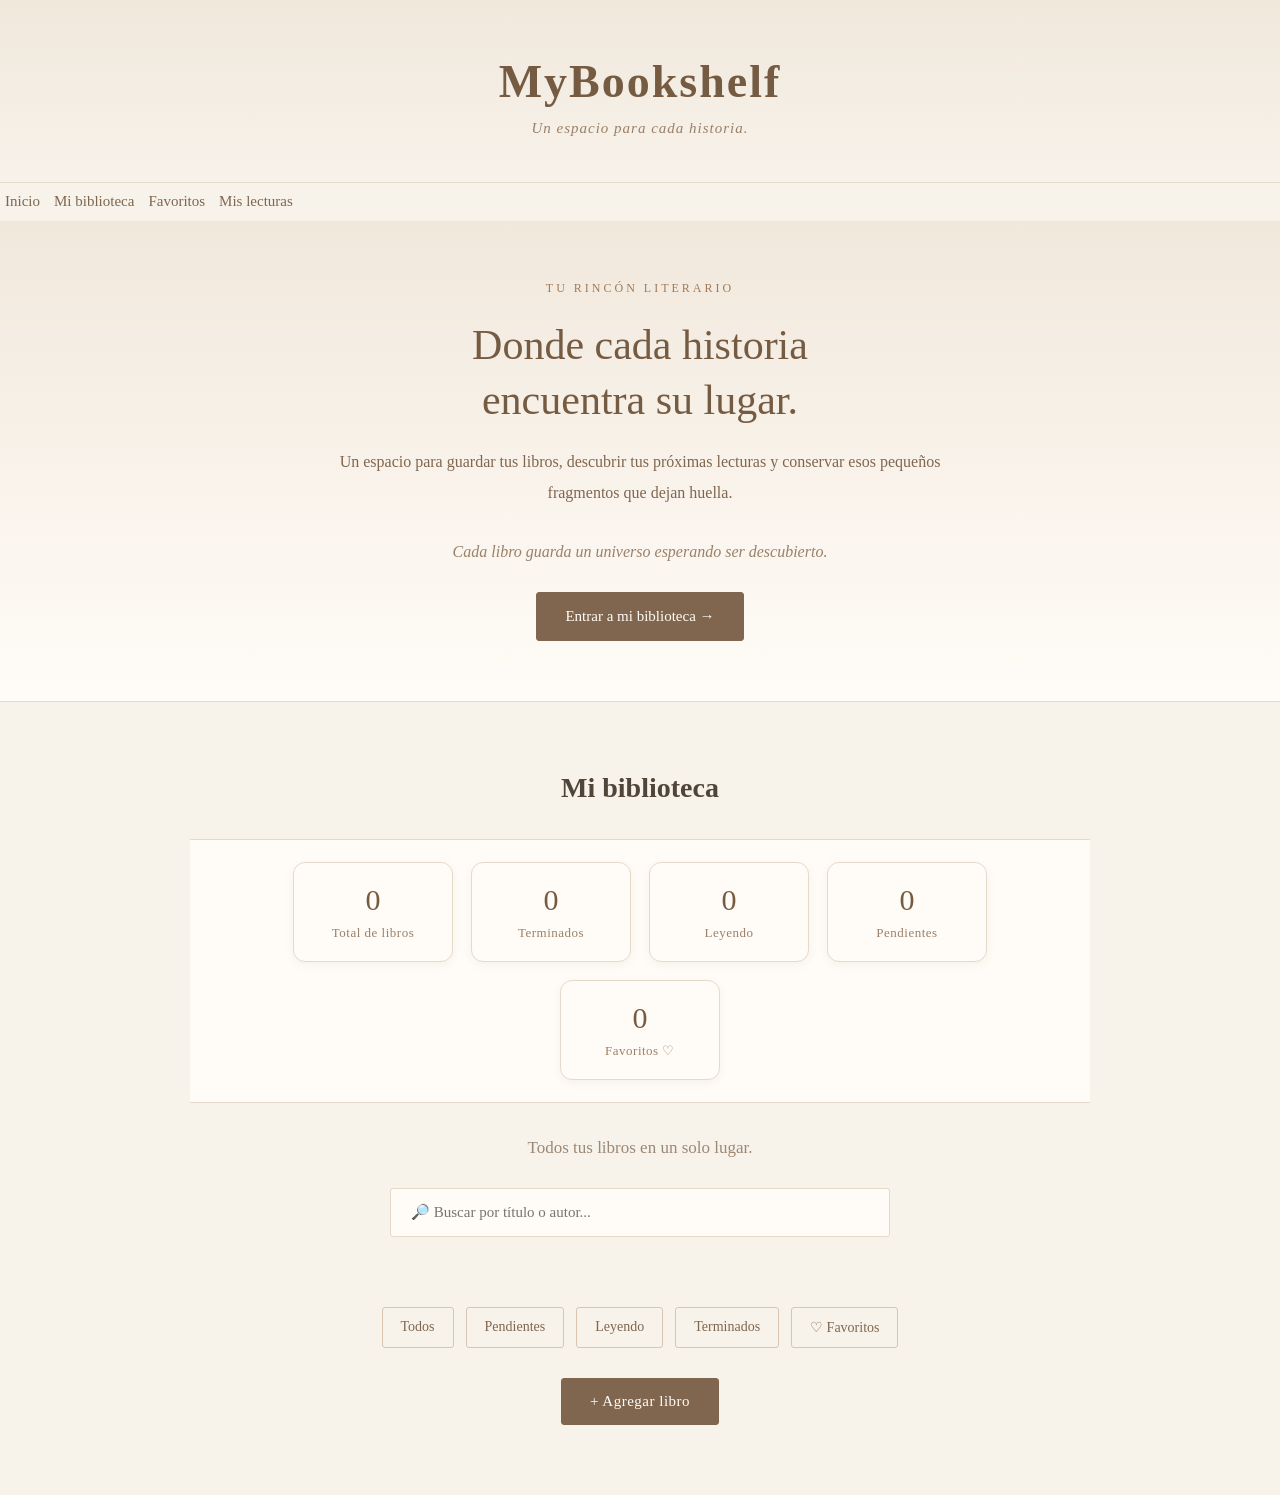
<file: index.html>
<!DOCTYPE html>
<html lang="es">
<head>
    <meta charset="UTF-8">
    <meta name="viewport" content="width=device-width, initial-scale=1.0">
    <title>MyBookshelf</title>
    <link rel="stylesheet" href="style.css">
    <link rel="manifest" href="manifest.json">
<meta name="theme-color" content="#80664F">
</head>
<body>

    <header>
        <h1>MyBookshelf</h1>
        <p>Un espacio para cada historia.</p>
    </header>

    <nav>
        <button id="volverInicio">Inicio</button>
        <button>Mi biblioteca</button>
        <button>Favoritos</button>
        <button>Mis lecturas</button>
    </nav>
<section id="paginaInicio" class="pagina-inicio">

    <div class="bienvenida-contenido">
        <p class="bienvenida-etiqueta">TU RINCÓN LITERARIO</p>

        <h2>Donde cada historia<br>encuentra su lugar.</h2>

        <p class="bienvenida-descripcion">
            Un espacio para guardar tus libros,
            descubrir tus próximas lecturas y conservar
            esos pequeños fragmentos que dejan huella.
        </p>
<p id="fraseLiteraria" class="frase-literaria"></p>
        <button id="entrarBiblioteca">
            Entrar a mi biblioteca →
        </button>
    </div>

</section>

   <main>
    <h2>Mi biblioteca</h2>
    <div class="estadisticas">

    <div class="estadistica">
        <h3 id="totalLibros">0</h3>
        <p>Total de libros</p>
    </div>

    <div class="estadistica">
        <h3 id="librosTerminados">0</h3>
        <p>Terminados</p>
    </div>

    <div class="estadistica">
        <h3 id="librosLeyendo">0</h3>
        <p>Leyendo</p>
    </div>

    <div class="estadistica">
        <h3 id="librosPendientes">0</h3>
        <p>Pendientes</p>
    </div>

    <div class="estadistica">
        <h3 id="totalFavoritos">0</h3>
        <p>Favoritos ♡</p>
    </div>

</div>
    <p>Todos tus libros en un solo lugar.</p>

<div class="buscador">
    <input
        type="text"
        id="buscarLibro"
        placeholder="🔎 Buscar por título o autor..."
    >
</div>
    <section id="biblioteca">
        <div class="libros">
            <h3>📖 Tus historias aparecerán aquí</h3>
            <p>Comienza agregando tu primer libro.</p>
        </div>
    </section>

<div class="categorias">
    <button onclick="filtrarLibros('Todos')">Todos</button>
    <button onclick="filtrarLibros('Pendiente')">Pendientes</button>
    <button onclick="filtrarLibros('Leyendo')">Leyendo</button>
    <button onclick="filtrarLibros('Terminado')">Terminados</button>
    <button onclick="filtrarLibros('Favoritos')">♡ Favoritos</button>
</div>

    <button id="agregarLibro">+ Agregar libro</button>
</main>

<div id="ventanaFicha" class="ventana-ficha">
    <div class="contenido-ficha">

        <button id="cerrarFicha" class="cerrar-ficha">✕</button>

        <h2>Mi ficha de lectura 🤎</h2>

        <label>Género literario</label>
        <input id="generoLibro" type="text" placeholder="Romance, fantasía...">

        <label>Fecha de inicio</label>
        <input id="fechaInicio" type="date">
<h3>📖 Mi progreso de lectura</h3>

<label>Total de páginas</label>
<input
    id="totalPaginas"
    type="number"
    min="1"
    placeholder="Ejemplo: 300"
>

<label>Páginas leídas</label>
<input
    id="paginasLeidas"
    type="number"
    min="0"
    placeholder="Ejemplo: 120"
>
        <label>Fecha de finalización</label>
        <input id="fechaFin" type="date">

        <label>Mi calificación</label>
        <select id="calificacionLibro">
            <option value="">Sin calificar</option>
            <option value="1">⭐</option>
            <option value="2">⭐⭐</option>
            <option value="3">⭐⭐⭐</option>
            <option value="4">⭐⭐⭐⭐</option>
            <option value="5">⭐⭐⭐⭐⭐</option>
        </select>

        <label>Mi opinión sobre el libro</label>
        <textarea id="opinionLibro" placeholder="¿Qué te pareció esta historia?"></textarea>

        <h3>♡ Mis frases favoritas</h3>
        <div id="frasesFicha"></div>

        <button id="guardarFicha">Guardar ficha</button>

    </div>
</div>

    <script src="script.js"></script>
</body>
</html>
</file>
<file: style.css>
* {
    margin: 0;
    padding: 0;
    box-sizing: border-box;
}

body {
    font-family: Georgia, serif;
    background-color: #F7F2EA;
    color: #514438;
}

h1 {
    color: #80664F;
    font-size: 38px;
}

p {
    color: #9B8875;
}

/* Encabezado editorial MyBookshelf */
header {
    padding: 55px 20px 45px;
    text-align: center;
    background: linear-gradient(
        to bottom,
        #F1E8DC,
        #F7F2EA
    );
    border-bottom: 1px solid #E5D9CA;
}

header h1 {
    font-family: Georgia, serif;
    font-size: 46px;
    letter-spacing: 2px;
    color: #765B43;
    margin-bottom: 12px;
}

header p {
    font-family: Georgia, serif;
    font-size: 15px;
    font-style: italic;
    letter-spacing: 1px;
    color: #9B8068;
}
}
/* Navegación editorial */
nav {
    display: flex;
    justify-content: center;
    align-items: center;
    gap: 25px;
    padding: 18px 20px;
    flex-wrap: wrap;
    background-color: #FFFCF7;
    border-bottom: 1px solid #E5D9CA;
}

nav button {
    background: transparent;
    border: none;
    color: #80664F;
    font-family: Georgia, serif;
    font-size: 15px;
    padding: 10px 5px;
    cursor: pointer;
    transition: color 0.3s, border-color 0.3s;
    border-bottom: 1px solid transparent;
}

nav button:hover {
    color: #A17B59;
    border-bottom: 1px solid #A17B59;
    border-radius: 0;
}

main {
    max-width: 1100px;
    margin: 40px auto;
    padding: 30px;
    text-align: center;
}

main h2 {
    font-size: 28px;
    margin-bottom: 12px;
}

main p {
    font-size: 17px;
}

.libros {
    display: flex;
    flex-wrap: wrap;
    justify-content: center;
    gap: 20px;
    margin: 35px 0;
}

.libro {
    background-color: #FFFCF7;
    border: 1px solid #E6D9C9;
    border-radius: 5px;
    padding: 20px;
    width: 220px;
    text-align: left;
    box-shadow: 0 5px 15px rgba(80, 60, 40, 0.07);
    transition: transform 0.3s, box-shadow 0.3s;
}

.libro:hover {
    transform: translateY(-5px);
    box-shadow: 0 9px 20px rgba(80, 60, 40, 0.12);
}

.libro h3 {
    color: #765B43;
    font-size: 18px;
    margin-bottom: 10px;
    line-height: 1.4;
}

.libro p {
    font-size: 13px;
    margin-top: 8px;
}
#agregarLibro {
    background-color: #80664F;
    color: #FFFCF7;
    border: 1px solid #80664F;
    border-radius: 3px;
    padding: 14px 28px;
    font-family: Georgia, serif;
    font-size: 15px;
    letter-spacing: 0.5px;
    cursor: pointer;
    transition: all 0.3s ease;
}

#agregarLibro:hover {
    background-color: #654D39;
    border-color: #654D39;
    transform: translateY(-2px);
}
.libro img {
    width: 100%;
    height: 250px;
    object-fit: cover;
    margin-bottom: 15px;
    border-radius: 3px;
}

.estado {
    width: 100%;
    margin-top: 12px;
    padding: 9px;
    border: 1px solid #D8C6B3;
    border-radius: 7px;
    background-color: #F7F2EA;
    color: #654D39;
    font-family: Georgia, serif;
    cursor: pointer;
}
.favorito {
    background: none;
    border: none;
    color: #A58B78;
    font-size: 27px;
    cursor: pointer;
    margin-bottom: 10px;
}

.favorito.activo {
    color: #A65D59;
}

.categorias {
    display: flex;
    justify-content: center;
    flex-wrap: wrap;
    gap: 12px;
    margin: 30px 0;
}

.categorias button {
    background-color: transparent;
    color: #80664F;
    border: 1px solid #D8C6B3;
    padding: 11px 18px;
    border-radius: 3px;
    cursor: pointer;
    font-family: Georgia, serif;
    font-size: 14px;
    transition: all 0.3s ease;
}

.categorias button:hover {
    background-color: #EDE3D6;
    color: #654D39;
    border-color: #A17B59;
}

.sin-portada {
    height: 230px;
    background: #EDE3D6;
    display: flex;
    justify-content: center;
    align-items: center;
    color: #80664F;
    border-radius: 6px;
    margin-bottom: 15px;
}

.titulo-libro {
    cursor: pointer;
}

.titulo-libro:hover {
    text-decoration: underline;
}

.ventana-ficha {
    display: none;
    position: fixed;
    inset: 0;
    background: rgba(55, 43, 32, 0.55);
    justify-content: center;
    align-items: center;
    padding: 20px;
    z-index: 1000;
}

.contenido-ficha {
    background: #FFFCF7;
    padding: 30px;
    border-radius: 15px;
    width: 100%;
    max-width: 500px;
    max-height: 85vh;
    overflow-y: auto;
    text-align: left;
}

.contenido-ficha h2 {
    color: #80664F;
    margin-bottom: 20px;
}

.contenido-ficha label {
    display: block;
    margin: 15px 0 7px;
}

.contenido-ficha input,
.contenido-ficha select,
.contenido-ficha textarea {
    width: 100%;
    padding: 11px;
    border: 1px solid #D8C6B3;
    border-radius: 7px;
    background: #F7F2EA;
    color: #654D39;
}

.contenido-ficha textarea {
    min-height: 100px;
    resize: vertical;
}
.contenido-ficha button {
    margin-top: 15px;
    padding: 12px 22px;
    border: 1px solid #80664F;
    border-radius: 3px;
    background: #80664F;
    color: #FFFCF7;
    font-family: Georgia, serif;
    font-size: 14px;
    letter-spacing: 0.4px;
    cursor: pointer;
    transition: all 0.3s ease;
}

.contenido-ficha button:hover {
    background: #654D39;
    border-color: #654D39;
}


.cerrar-ficha {
    float: right;
}
/* Buscador de libros */

.buscador {
    max-width: 500px;
    margin: 30px auto;
}
.buscador input {
    width: 100%;
    padding: 15px 20px;
    border: 1px solid #E5D9CA;
    border-radius: 3px;
    background-color: #FFFCF7;
    color: #654D39;
    font-family: Georgia, serif;
    font-size: 15px;
    outline: none;
    transition: border-color 0.3s, box-shadow 0.3s;
}

.buscador input:focus {
    border-color: #A17B59;
    box-shadow: 0 0 0 3px rgba(161, 123, 89, 0.10);
}
.eliminar-libro {
    background: transparent;
    border: none;
    color: #A65D59;
    font-size: 19px;
    cursor: pointer;
    float: right;
    padding: 5px;
    transition: transform 0.2s;
}

.eliminar-libro:hover {
    transform: scale(1.15);
}
/* Panel de estadísticas */

.estadisticas {
    display: flex;
    justify-content: center;
    align-items: center;
    flex-wrap: wrap;
    gap: 18px;
    margin: 35px auto;
    padding: 22px;
    max-width: 900px;
    background-color: #FFFCF7;
    border-top: 1px solid #E5D9CA;
    border-bottom: 1px solid #E5D9CA;
}

.estadistica {
    background-color: #FFFCF7;
    border: 1px solid #E6D9C9;
    border-radius: 12px;
    padding: 20px;
    width: 160px;
    box-shadow: 0 3px 10px rgba(80, 60, 40, 0.06);
}

.estadistica h3 {
    color: #765B43;
    font-family: Georgia, serif;
    font-size: 30px;
    font-weight: normal;
    margin-bottom: 8px;
}

.estadistica p {
    font-family: Georgia, serif;
    font-size: 13px;
    color: #9B8068;
    letter-spacing: 0.5px;
    margin-top: 5px;
}
/* Progreso de lectura */
.progreso-lectura {
    margin: 15px 0;
    text-align: left;
}

.progreso-lectura p {
    font-size: 13px;
    color: #766454;
    margin: 6px 0;
}

.barra-fondo {
    width: 100%;
    height: 9px;
    background-color: #E8DED1;
    border-radius: 20px;
    overflow: hidden;
}

.barra-progreso {
    height: 100%;
    background-color: #9A785C;
    border-radius: 20px;
    transition: width 0.4s ease;
}
/* Lectura completada */
.lectura-completada {
    color: #8A684B;
    background-color: #EFE5D8;
    padding: 8px 12px;
    border-radius: 15px;
    font-size: 12px;
    font-weight: bold;
    text-align: center;
    margin-top: 10px;
}
@media (max-width: 600px) {
    header {
        padding: 35px 15px;
    }

    header h1 {
        font-size: 34px;
    }

    nav {
        gap: 12px;
        padding: 15px 10px;
    }

    .libros {
        gap: 15px;
        padding: 0 10px;
    }

    .libro {
        width: 100%;
        max-width: 280px;
    }

    .estadisticas {
        gap: 12px;
        padding: 15px;
    }
}
/* Página de bienvenida */
.pagina-inicio {
    min-height: 480px;
    display: flex;
    align-items: center;
    justify-content: center;
    text-align: center;
    padding: 60px 25px;
    background: linear-gradient(
        to bottom,
        #F1E8DC,
        #FFFCF7
    );
    border-bottom: 1px solid #E5D9CA;
}

.bienvenida-contenido {
    max-width: 650px;
}

.bienvenida-etiqueta {
    color: #A17B59;
    font-size: 12px;
    letter-spacing: 3px;
    margin-bottom: 22px;
}

.bienvenida-contenido h2 {
    font-family: Georgia, serif;
    font-size: 42px;
    font-weight: normal;
    line-height: 1.3;
    color: #765B43;
    margin-bottom: 20px;
}

.bienvenida-descripcion {
    color: #80664F;
    font-family: Georgia, serif;
    font-size: 16px;
    line-height: 1.9;
    margin-bottom: 30px;
}

#entrarBiblioteca {
    background: #80664F;
    color: #FFFCF7;
    border: 1px solid #80664F;
    border-radius: 3px;
    padding: 15px 28px;
    font-family: Georgia, serif;
    font-size: 15px;
    cursor: pointer;
}

#entrarBiblioteca:hover {
    background: #654D39;
}
.frase-literaria {
    margin: 25px auto;
    max-width: 500px;
    color: #9B8068;
    font-family: Georgia, serif;
    font-size: 16px;
    font-style: italic;
    line-height: 1.8;
}
</file>
